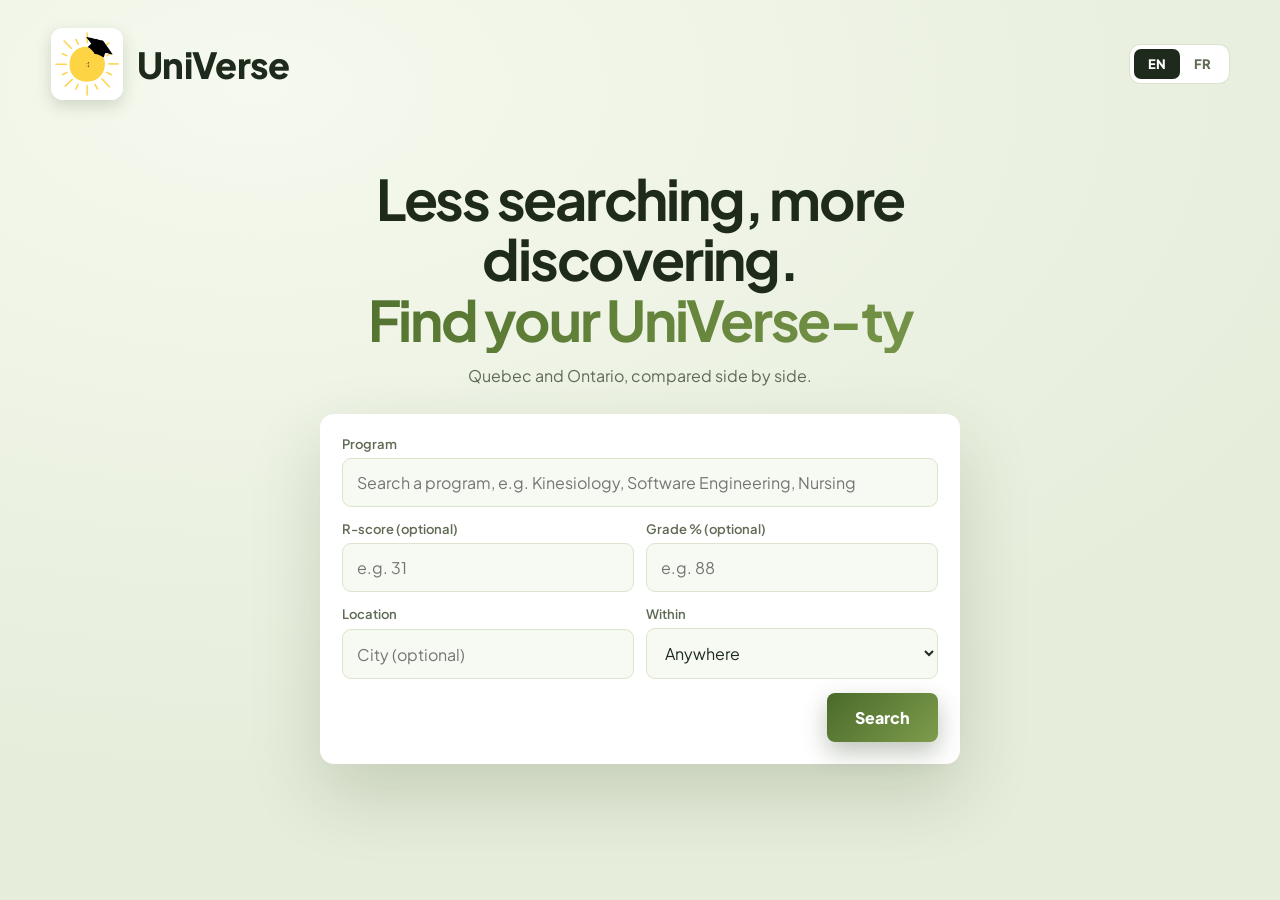
<file: index.html>
<!DOCTYPE html>
<html lang="en">
<head>
<meta charset="utf-8">
<meta name="viewport" content="width=device-width, initial-scale=1">
<title>UniVerse – Québec & Ontario</title>
<link rel="icon" href="img/logo-icon.png" type="image/png">
<link rel="apple-touch-icon" href="img/logo-icon.png">
<link href="https://fonts.googleapis.com/css2?family=Plus+Jakarta+Sans:wght@400;600;800&display=swap" rel="stylesheet">
<link rel="stylesheet" href="css/base.css">
<link rel="stylesheet" href="css/search.css">
<link rel="stylesheet" href="css/results.css">
<link rel="stylesheet" href="css/university.css">
</head>
<body>

<!-- ================= PAGE 1: SEARCH ================= -->
<section class="page active" id="p0">
  <div class="bar top">
    <div class="brand"><img src="img/logo-icon.png" alt=""><span>UniVerse</span></div>
    <div class="lang" role="group" data-i18n-aria="language"><button type="button" data-lang="en">EN</button><button type="button" data-lang="fr">FR</button></div>
  </div>
  <div class="hero"><div class="hero-in">
    <h1><span data-i18n="tagline">Less searching, more discovering.</span> <span class="tag2" data-i18n="tagline2">Find your UniVerse-ty</span></h1>
    <p data-i18n="sub">Quebec and Ontario, compared side by side.</p>
    <form class="search" id="form" autocomplete="off">
      <div class="field">
        <label for="prog" data-i18n="program">Program</label>
        <input id="prog" data-i18n-ph="progPh" role="combobox" aria-controls="opts" aria-autocomplete="list">
        <ul class="opts" id="opts" role="listbox"></ul>
      </div>
      <div class="two">
        <div class="field"><label for="rs" data-i18n="rscoreOpt">R-score (optional)</label><input id="rs" type="number" step="0.1" min="0" max="50" data-i18n-ph="eg" data-v="31"></div>
        <div class="field"><label for="gr" data-i18n="gradeOpt">Grade % (optional)</label><input id="gr" type="number" step="0.1" min="0" max="100" data-i18n-ph="eg" data-v="88"></div>
      </div>
      <div class="two">
        <div class="field"><label for="loc" data-i18n="location">Location</label><input id="loc" list="cities" data-i18n-ph="cityOpt"><datalist id="cities"></datalist></div>
        <div class="field"><label for="rad" data-i18n="within">Within</label>
          <select id="rad"><option value="0" data-i18n="anywhere">Anywhere</option><option value="50">50 km</option><option value="100">100 km</option><option value="250">250 km</option><option value="500">500 km</option></select></div>
      </div>
      <p class="hint" id="err" role="alert"></p>
      <button class="btn" type="submit" data-i18n="search">Search</button>
    </form>
  </div></div>
</section>

<!-- ================= PAGE 2: RESULTS ================= -->
<section class="page" id="p1">
  <div class="bar">
    <div class="brand"><img src="img/logo-icon.png" alt=""><span>UniVerse</span></div>
    <div class="bar-r"><button class="btn ghost" data-go="0" data-i18n="newSearch">New search</button>
      <div class="lang" role="group" data-i18n-aria="language"><button type="button" data-lang="en">EN</button><button type="button" data-lang="fr">FR</button></div></div>
  </div>
  <div class="layout">
    <aside class="side">
      <div class="box">
        <h3 data-i18n="yourSearch">Your search</h3>
        <div class="sum" id="sum"></div>
      </div>
      <div class="box">
        <h3><label for="sort" data-i18n="sortBy">Sort by</label></h3>
        <div class="field">
          <select id="sort">
            <option value="fit" data-i18n="s_fit">Best chance of admission</option>
            <option value="rscore" data-i18n="s_rscore">R-score (0–40)</option>
            <option value="grade" data-i18n="s_grade">Grade (0–100%)</option>
            <option value="distance" data-i18n="s_distance">Distance (km)</option>
            <option value="deadline" data-i18n="s_deadline">Admission deadline (DD/MM/YY)</option>
            <option value="docs" data-i18n="s_docs">Admission documents (Y/N + type)</option>
            <option value="interview" data-i18n="s_interview">Interview (Y/N)</option>
            <option value="tuition" data-i18n="s_tuition">Tuition cost ($ CAD)</option>
            <option value="clubs" data-i18n="s_clubs">Student clubs (number)</option>
            <option value="schol" data-i18n="s_schol">Scholarships ($ CAD)</option>
            <option value="living" data-i18n="s_living">Living cost (rent + groceries)</option>
            <option value="success" data-i18n="s_success">Success rate</option>
          </select>
        </div>
        <button type="button" class="dirbtn" id="sortdir" data-i18n-aria="sortDirHint"></button>
        <p class="hint" id="sorthint"></p>
      </div>
      <details class="box fold" id="showbox">
        <summary><h3 data-i18n="alsoShow">Also show</h3><span class="hint" id="showcount"></span></summary>
        <div class="checks" id="show">
          <label><input type="checkbox" value="rscore"><span data-i18n="s_rscore">R-score (0–40)</span></label>
          <label><input type="checkbox" value="grade"><span data-i18n="s_grade">Grade (0–100%)</span></label>
          <label><input type="checkbox" value="distance"><span data-i18n="s_distance">Distance (km)</span></label>
          <label><input type="checkbox" value="deadline"><span data-i18n="s_deadline">Admission deadline (DD/MM/YY)</span></label>
          <label><input type="checkbox" value="docs"><span data-i18n="s_docs">Admission documents (Y/N + type)</span></label>
          <label><input type="checkbox" value="interview"><span data-i18n="s_interview">Interview (Y/N)</span></label>
          <label><input type="checkbox" value="tuition"><span data-i18n="s_tuition">Tuition cost ($ CAD)</span></label>
          <label><input type="checkbox" value="clubs"><span data-i18n="s_clubs">Student clubs (number)</span></label>
          <label><input type="checkbox" value="schol"><span data-i18n="s_schol">Scholarships ($ CAD)</span></label>
          <label><input type="checkbox" value="living"><span data-i18n="s_living">Living cost (rent + groceries)</span></label>
          <label><input type="checkbox" value="success"><span data-i18n="s_success">Success rate</span></label>
        </div>
      </details>
      <div class="mapshade" id="mapshade" hidden></div>
      <div class="box mapbox" id="mapbox">
        <div class="maphead"><h3 data-i18n="map">Map</h3><button type="button" class="mapbtn" id="mapbtn" data-i18n="mapBig">⤢ Enlarge</button></div>
        <div class="mapwrap">
          <svg class="map" id="map" role="img" data-i18n-aria="map" preserveAspectRatio="xMidYMid meet"></svg>
          <div class="mapctl">
            <button type="button" id="zin" data-i18n-aria="zoomIn">+</button>
            <button type="button" id="zout" data-i18n-aria="zoomOut">−</button>
            <button type="button" id="zreset" data-i18n-aria="zoomReset">⟲</button>
          </div>
        </div>
        <p class="hint" data-i18n="mapHelp">Drag to move · + / − to zoom</p>
        <div class="legend"><span><i class="dot g"></i><span data-i18n="lg_g">You should get in</span></span><span><i class="dot o"></i><span data-i18n="lg_o">It depends</span></span><span><i class="dot r"></i><span data-i18n="lg_r">Unlikely</span></span></div>
      </div>
    </aside>
    <div class="main">
      <h2 id="title"></h2>
      <p class="warn" id="warn" role="status" hidden></p>
      <div class="list" id="list"></div>
    </div>
  </div>
</section>

<!-- ================= PAGE 3: UNIVERSITY ================= -->
<section class="page" id="p2">
  <div class="bar">
    <div class="brand"><img src="img/logo-icon.png" alt=""><span>UniVerse</span></div>
    <div class="bar-r"><button class="btn ghost" data-go="1" data-i18n="back">Back to results</button>
      <div class="lang" role="group" data-i18n-aria="language"><button type="button" data-lang="en">EN</button><button type="button" data-lang="fr">FR</button></div></div>
  </div>
  <div class="uhead"><div><p class="hint" id="usub"></p><h1 id="uname"></h1></div><span class="tag" id="ufit"></span></div>
  <div class="tabs"><button class="on" data-tab="living" data-i18n="tLiving">Living</button><button data-tab="life" data-i18n="tLife">Student life</button><button data-tab="adm" data-i18n="tAdm">Admission</button><button data-tab="programs" data-i18n="tProg">Programs</button></div>
  <div class="tiles on" id="living"></div>
  <div class="tiles" id="life"></div>
  <div class="tiles" id="adm"></div>
  <div class="tiles" id="programs"></div>
</section>

<!-- Scripts: ORDER MATTERS (each file uses the ones above it) -->
<script src="js/i18n.js"></script>
<script src="js/data.js"></script>
<script src="js/mapdata.js"></script>
<script src="js/places.js"></script>
<!-- Program lists, one file per university (fill PROGRAM_DATA) -->
<script src="js/programs/mcgill.js"></script>
<script src="js/programs/udem.js"></script>
<script src="js/programs/concordia.js"></script>
<script src="js/programs/uqam.js"></script>
<script src="js/programs/ets.js"></script>
<script src="js/programs/ulaval.js"></script>
<script src="js/programs/usherbrooke.js"></script>
<script src="js/programs/uoft.js"></script>
<script src="js/programs/york.js"></script>
<script src="js/programs/uwaterloo.js"></script>
<script src="js/programs/western.js"></script>
<script src="js/programs/uottawa.js"></script>
<script src="js/programs/queens.js"></script>
<script src="js/programs/mcmaster.js"></script>
<script src="js/programs/brock.js"></script>
<!-- Admission deadlines, documents, interviews, scholarships, rent & groceries -->
<script src="js/admissions.js"></script>
<script src="js/utils.js"></script>
<script src="js/admission.js"></script>
<script src="js/search.js"></script>
<script src="js/results.js"></script>
<script src="js/university.js"></script>
<script src="js/main.js"></script>
</body>
</html>
</file>
<file: css/base.css>
/* =====================================================
   BASE: theme colors, page zoom transitions, shared parts
   ===================================================== */
/* Soft matcha palette. --tint / --tint2 / --field are light matcha shades used for highlights,
   hovers and input backgrounds; --shadow is the shadow color. Admission colors (green/orange/red) stay distinct. */
:root{--bg:#e6eddb;--bg-hi:#f5f9ee;--ink:#1e2a1b;--muted:#5f6b55;--card:#ffffff;--accent:#4a6a2a;--accent2:#7d9c4c;
--tint:#e4edd6;--tint2:#eff5e5;--field:#f7faf2;--shadow:44,64,26;
--green:#2f9a57;--orange:#e8891c;--red:#e0484d;--line:#dbe4cd;--r:12px}
*{box-sizing:border-box;margin:0}
html,body{height:100%;overflow:hidden;font-family:'Plus Jakarta Sans',system-ui,sans-serif;color:var(--ink);background:radial-gradient(1200px 700px at 20% 10%,var(--bg-hi),var(--bg))}
button,input,select{font:inherit;color:inherit}
:focus-visible{outline:3px solid var(--accent);outline-offset:2px}

/* ---- Page zoom transitions (change timing here) ---- */
.page{position:absolute;inset:0;overflow:auto;padding:28px clamp(16px,4vw,56px);opacity:0;transform:scale(.78);pointer-events:none;transition:transform .7s cubic-bezier(.65,0,.25,1),opacity .55s ease}
.page.active{opacity:1;transform:scale(1);pointer-events:auto}
.page.past{transform:scale(1.7);opacity:0}
@media (prefers-reduced-motion:reduce){.page{transition:opacity .2s}.page.past,.page{transform:none}}

/* ---- Shared parts ---- */
.brand{font-weight:800;font-size:28px;letter-spacing:-.02em;display:flex;align-items:center;gap:14px}
.brand img{width:52px;height:52px;border-radius:9px;object-fit:contain;background:#fff;box-shadow:0 6px 16px rgba(var(--shadow),.18)}
#p0 .brand{font-size:36px}
#p0 .brand img{width:72px;height:72px;border-radius:12px}
/* language toggle (top right) */
.lang{display:inline-flex;background:#fff;border-radius:10px;padding:4px;box-shadow:0 0 0 1px var(--line)}
.lang button{border:0;background:none;padding:7px 14px;border-radius:7px;font-weight:800;font-size:13px;cursor:pointer;color:var(--muted)}
.lang button.on{background:var(--ink);color:#fff}
.bar-r{display:flex;align-items:center;gap:12px}
.btn{border:0;border-radius:8px;padding:14px 28px;font-weight:800;background:linear-gradient(135deg,var(--accent),var(--accent2));color:#fff;cursor:pointer;box-shadow:0 10px 24px rgba(var(--shadow),.3)}
.btn.ghost{background:#fff;color:var(--ink);box-shadow:0 0 0 1px var(--line)}
.bar{display:flex;justify-content:space-between;align-items:center;margin-bottom:18px;gap:12px}
.field{display:grid;gap:6px;position:relative}
.field label{font-size:13px;font-weight:600;color:var(--muted)}
.field input,.field select{border:1.5px solid var(--line);border-radius:9px;padding:13px 14px;background:var(--field);width:100%}
.hint{font-size:12px;color:var(--muted)}
.tag{font-size:12px;font-weight:800;padding:4px 10px;border-radius:5px;color:#fff}
.g{background:var(--green)}.o{background:var(--orange)}.r{background:var(--red)}
</file>
<file: css/search.css>
/* =====================================================
   PAGE 1: SEARCH
   ===================================================== */
#p0{display:flex;flex-direction:column}
#p0 .bar.top{margin-bottom:0}
/* hero fills the page and centers the form horizontally and vertically */
.hero{flex:1;display:flex;align-items:center;justify-content:center;text-align:center;padding:24px 0 64px}
.hero-in{width:100%;max-width:820px;display:flex;flex-direction:column;align-items:center}
.hero h1{font-size:clamp(30px,5vw,56px);letter-spacing:-.04em;line-height:1.08;max-width:15em;margin:0 auto 12px}
.hero h1 .tag2{display:block;background:linear-gradient(135deg,var(--accent),var(--accent2));-webkit-background-clip:text;background-clip:text;color:transparent;padding-bottom:.08em}
.hero p{color:var(--muted);margin-bottom:28px}
.search{width:min(640px,100%);margin:0 auto;background:var(--card);border-radius:14px;padding:22px;text-align:left;box-shadow:0 30px 70px rgba(var(--shadow),.18);display:grid;gap:14px}
.search .btn{justify-self:end}
.search .hint:empty{display:none}
.field input.bad{border-color:var(--red)}
.two{display:grid;grid-template-columns:1fr 1fr;gap:12px}
@media (max-width:560px){.two{grid-template-columns:1fr}}
/* program dropdown */
.opts{position:absolute;top:100%;left:0;right:0;z-index:5;background:#fff;border-radius:9px;box-shadow:0 18px 40px rgba(var(--shadow),.2);list-style:none;padding:6px;margin-top:4px;display:none;max-height:320px;overflow:auto}
.opts.open{display:block}
.opts li{padding:9px 12px;border-radius:7px;cursor:pointer}
.opts li:hover,.opts li.on{background:var(--tint)}
.opts li.cat{font-weight:800;color:var(--accent)}
.opts li i{font-style:normal;color:var(--muted);font-size:13px}
.opts li small{display:block;font-size:12px;color:var(--muted)}
.opts li.more{cursor:default;font-size:12px;color:var(--muted);background:none}
</file>
<file: css/results.css>
/* =====================================================
   PAGE 2: RESULTS (sidebar 30% with separate boxes + map, list 70%)
   ===================================================== */
.layout{display:grid;grid-template-columns:minmax(280px,30%) 1fr;gap:22px;align-items:start}
.side{display:grid;gap:14px}
.box{background:var(--card);border-radius:var(--r);padding:18px 20px;display:grid;gap:12px}
.box h3{font-size:15px}
.sum{display:grid;gap:8px;font-size:14px}
.sum div{display:flex;justify-content:space-between;gap:8px;border-bottom:1px solid var(--line);padding-bottom:6px}
.sum b{text-align:right}
.box .hint:empty{display:none}
.dirbtn{justify-self:start;border:1.5px solid var(--line);background:var(--field);border-radius:8px;padding:7px 14px;font-weight:700;font-size:13px;cursor:pointer;color:var(--ink)}
.dirbtn:hover{border-color:var(--accent);color:var(--accent)}
/* collapsible "Also show" */
.fold{display:block}
.fold summary{display:flex;align-items:center;gap:10px;cursor:pointer;list-style:none}
.fold summary::-webkit-details-marker{display:none}
.fold summary::after{content:'';margin-left:auto;width:9px;height:9px;border-right:2.5px solid var(--muted);border-bottom:2.5px solid var(--muted);transform:rotate(45deg);transition:transform .2s}
.fold[open] summary::after{transform:rotate(-135deg)}
.fold[open] summary{margin-bottom:12px}
/* "Also show" checklist */
.checks{display:grid;gap:6px;font-size:14px}
.checks label{display:flex;gap:10px;align-items:center;cursor:pointer;padding:4px 6px;border-radius:6px}
.checks label:hover{background:var(--tint2)}
.checks input{width:17px;height:17px;accent-color:var(--accent);flex:none}
/* static map + legend */
.maphead{display:flex;justify-content:space-between;align-items:center;gap:10px}
.mapbtn{border:0;background:var(--tint);color:var(--accent);font-weight:800;font-size:12px;padding:6px 12px;border-radius:8px;cursor:pointer}
.mapwrap{position:relative}
.map{width:100%;height:auto;display:block;border-radius:9px;background:#d5e5e0;aspect-ratio:840/492;cursor:grab;touch-action:none;user-select:none}
.map.grabbing{cursor:grabbing}
.map .mk{cursor:pointer}
.mapctl{position:absolute;top:8px;left:8px;display:grid;gap:4px}
.mapctl button{width:28px;height:28px;border:0;border-radius:6px;background:#fff;color:var(--ink);font-weight:800;font-size:16px;line-height:1;cursor:pointer;box-shadow:0 2px 8px rgba(var(--shadow),.25)}
.mapctl button:hover{background:var(--tint);color:var(--accent)}
.map .mk:hover circle{filter:brightness(1.12)}
.legend{display:flex;gap:14px;font-size:12px;color:var(--muted);flex-wrap:wrap}
.dot{display:inline-block;width:11px;height:11px;border-radius:50%;margin-right:6px;vertical-align:-1px}
/* enlarged map (positioned by JS at the current scroll position) */
.mapshade{position:absolute;left:0;right:0;height:100vh;background:rgba(30,40,25,.45);z-index:40}
.mapbox.big{position:absolute;left:5vw;right:5vw;height:88vh;z-index:50;display:flex;flex-direction:column;box-shadow:0 30px 80px rgba(30,40,25,.4)}
.mapbox.big .mapwrap{flex:1;min-height:0}
.mapbox.big .map{aspect-ratio:auto;height:100%}
/* main column */
.main h2{font-size:clamp(22px,3vw,32px);letter-spacing:-.03em;margin-bottom:14px}
.warn{background:#fff4e5;border:1px solid #f6c27a;color:#7a4300;border-radius:9px;padding:12px 16px;font-size:14px;line-height:1.45;margin-bottom:14px}
.warn::before{content:'⚠ ';font-weight:800}
/* university cards: color bar | rank | details | sorted-by value */
.list{display:grid;gap:12px}
.card{background:var(--card);border-radius:var(--r);padding:16px 18px;display:grid;grid-template-columns:8px 34px 1fr auto;gap:14px;align-items:center;cursor:pointer;border:0;text-align:left;width:100%;transition:transform .2s,box-shadow .2s}
.card:hover{transform:translateY(-2px);box-shadow:0 14px 30px rgba(var(--shadow),.15)}
.bar8{align-self:stretch;border-radius:4px}
.rank{width:34px;height:34px;border-radius:50%;background:var(--ink);color:#fff;font-weight:800;font-size:15px;display:grid;place-items:center}
.card h4{font-size:17px}.card small{color:var(--muted)}
.card small.match{color:var(--ink);display:inline-block;margin:2px 0 6px}
.stat{font-weight:800;font-size:18px;text-align:right;max-width:230px;background:var(--tint);border-radius:8px;padding:8px 12px;line-height:1.25}
.stat small{display:block;font-weight:600;font-size:11px;color:var(--accent);margin-bottom:2px}
.extras{display:flex;flex-wrap:wrap;gap:8px;margin-top:10px}
.ex{background:var(--tint2);border-radius:7px;padding:6px 10px;font-size:13px;font-weight:700;max-width:100%}
.ex small{display:block;font-weight:400;font-size:11px;color:var(--muted)}
.empty{background:#fff;border-radius:var(--r);padding:30px;text-align:center;color:var(--muted)}
@media (max-width:820px){.layout{grid-template-columns:1fr}.mapbox{order:5}}
@media (max-width:560px){.card{grid-template-columns:6px 28px 1fr}.stat{grid-column:2/-1;text-align:left;max-width:none}}
</file>
<file: css/university.css>
/* =====================================================
   PAGE 3: UNIVERSITY (Living / Student life)
   ===================================================== */
.uhead{display:flex;justify-content:space-between;align-items:end;gap:16px;flex-wrap:wrap;margin:6px 0 18px}
.uhead h1{font-size:clamp(28px,4.5vw,50px);letter-spacing:-.04em;line-height:1}
.tabs{display:inline-flex;background:#fff;border-radius:11px;padding:5px;margin-bottom:18px;box-shadow:0 0 0 1px var(--line)}
.tabs button{border:0;background:none;padding:10px 24px;border-radius:7px;font-weight:800;cursor:pointer;color:var(--muted)}
.tabs button.on{background:var(--ink);color:#fff}
.tiles{display:none;grid-template-columns:repeat(auto-fit,minmax(240px,1fr));gap:14px}
.tiles.on{display:grid}
.tile{background:var(--card);border-radius:var(--r);padding:18px}
.tile h5{font-size:13px;color:var(--muted);margin-bottom:8px;font-weight:600}
.tile .big{font-size:28px;font-weight:800;letter-spacing:-.03em}
.tile p{font-size:14px;line-height:1.5}
.tile.wide{grid-column:1/-1}
.tile ul{padding-left:18px;font-size:14px;line-height:1.7}
.tile a{color:var(--accent);font-weight:600}
/* Programs tab */
.ptop{display:flex;gap:12px;align-items:center;flex-wrap:wrap;margin-bottom:8px}
.ptop input{flex:1;min-width:220px;border:1.5px solid var(--line);border-radius:9px;padding:11px 14px;background:var(--field)}
.fac{border-top:1px solid var(--line);padding:10px 0}
.fac summary{cursor:pointer;font-weight:800;font-size:15px}
.prog{padding:10px 12px;margin-top:8px;border-radius:8px;background:var(--field)}
.prog.hit{background:var(--tint);box-shadow:inset 3px 0 0 var(--accent)}
.phead{font-size:14px;line-height:1.5}
.pmeta{display:block;font-size:12px;color:var(--muted)}
.chips{display:flex;flex-wrap:wrap;gap:6px;margin-top:6px}
.chips span{font-size:12px;background:#fff;border:1px solid var(--line);border-radius:5px;padding:3px 10px}
</file>
